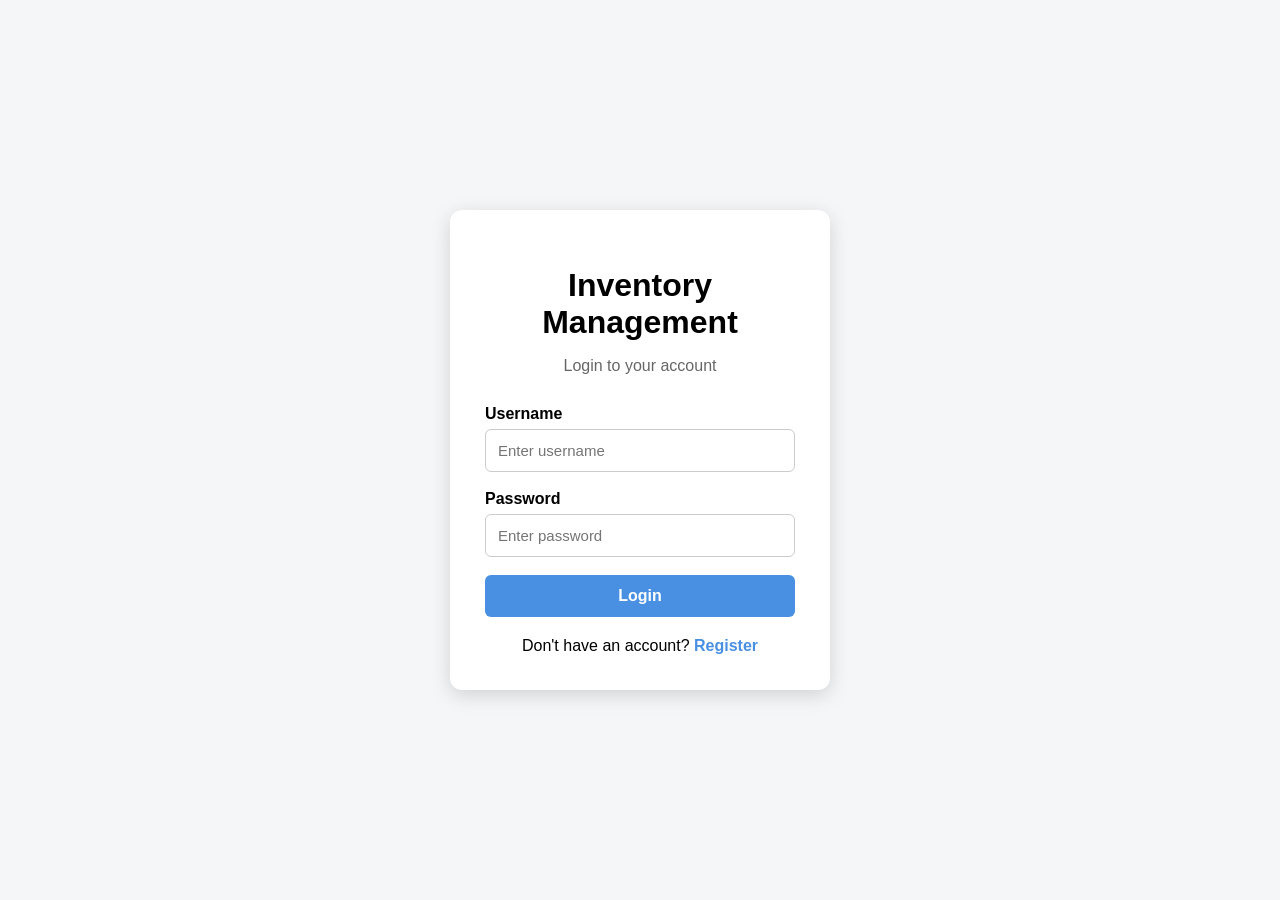
<file: templates/login.html>
<!DOCTYPE html>
<html lang="en">

<head>
    <meta charset="UTF-8">
    <meta name="viewport" content="width=device-width, initial-scale=1.0">

    <title>Login - Inventory Management System</title>

    <style>
        * {
            box-sizing: border-box;
        }

        body {
            margin: 0;
            font-family: Arial, sans-serif;
            background: #f4f6f8;
            display: flex;
            justify-content: center;
            align-items: center;
            min-height: 100vh;
        }

        .login-container {
            width: 380px;
            max-width: 95%;
            background: white;
            padding: 35px;
            border-radius: 12px;
            box-shadow: 0 5px 20px rgba(0, 0, 0, 0.15);
        }

        h1 {
            text-align: center;
            margin-bottom: 10px;
        }

        .subtitle {
            text-align: center;
            color: #666;
            margin-bottom: 30px;
        }

        label {
            display: block;
            margin-bottom: 6px;
            font-weight: bold;
        }

        input {
            width: 100%;
            padding: 12px;
            margin-bottom: 18px;
            border: 1px solid #ccc;
            border-radius: 6px;
            font-size: 15px;
        }

        input:focus {
            outline: none;
            border-color: #4a90e2;
        }

        button {
            width: 100%;
            padding: 12px;
            border: none;
            border-radius: 6px;
            background: #4a90e2;
            color: white;
            font-size: 16px;
            font-weight: bold;
            cursor: pointer;
        }

        button:hover {
            background: #357abd;
        }

        button:disabled {
            background: #9bbce3;
            cursor: not-allowed;
        }

        #message {
            text-align: center;
            margin-top: 15px;
            font-weight: bold;
        }

        .register-link {
            text-align: center;
            margin-top: 20px;
        }

        .register-link a {
            color: #4a90e2;
            text-decoration: none;
            font-weight: bold;
        }

        .register-link a:hover {
            text-decoration: underline;
        }
    </style>
</head>

<body>

    <div class="login-container">

        <h1>Inventory Management</h1>

        <p class="subtitle">Login to your account</p>

        <!-- LOGIN FORM -->

        <form id="loginForm">

            <label for="username">Username</label>

            <input
                type="text"
                id="username"
                name="username"
                placeholder="Enter username"
                autocomplete="username"
                required
            >

            <label for="password">Password</label>

            <input
                type="password"
                id="password"
                name="password"
                placeholder="Enter password"
                autocomplete="current-password"
                required
            >

            <button type="submit" id="loginButton">
                Login
            </button>

        </form>

        <p id="message" role="status" aria-live="polite"></p>

        <!-- REGISTER LINK -->

        <div class="register-link">
            Don't have an account?
            <a href="/register-page">Register</a>
        </div>

    </div>

    <script>
        const loginForm = document.getElementById("loginForm");
        const message = document.getElementById("message");
        const loginButton = document.getElementById("loginButton");

        loginForm.addEventListener("submit", async function (event) {
            event.preventDefault();

            const username = document.getElementById("username").value.trim();
            const password = document.getElementById("password").value;

            message.textContent = "";
            loginButton.disabled = true;
            loginButton.textContent = "Logging in...";

            const formData = new URLSearchParams();
            formData.append("username", username);
            formData.append("password", password);

            try {
                const response = await fetch("/login", {
                    method: "POST",
                    headers: {
                        "Content-Type": "application/x-www-form-urlencoded"
                    },
                    body: formData
                });

                const data = await response.json();

                if (!response.ok) {
                    message.style.color = "red";
                    message.textContent =
                        data.detail || "Invalid username or password.";
                    return;
                }

                if (!data.access_token) {
                    message.style.color = "red";
                    message.textContent = "Login token was not received.";
                    return;
                }

                // Store authentication information
                localStorage.setItem("access_token", data.access_token);
                localStorage.setItem("username", data.username || username);

                if (data.role) {
                    localStorage.setItem("role", data.role);
                } else {
                    localStorage.removeItem("role");
                }

                message.style.color = "green";
                message.textContent = "Login successful!";

                // Open the inventory page
                window.location.href = "/inventory";

            } catch (error) {
                console.error("Login error:", error);

                message.style.color = "red";
                message.textContent = "Unable to connect to server.";

            } finally {
                loginButton.disabled = false;
                loginButton.textContent = "Login";
            }
        });
    </script>

</body>
</html>
</file>
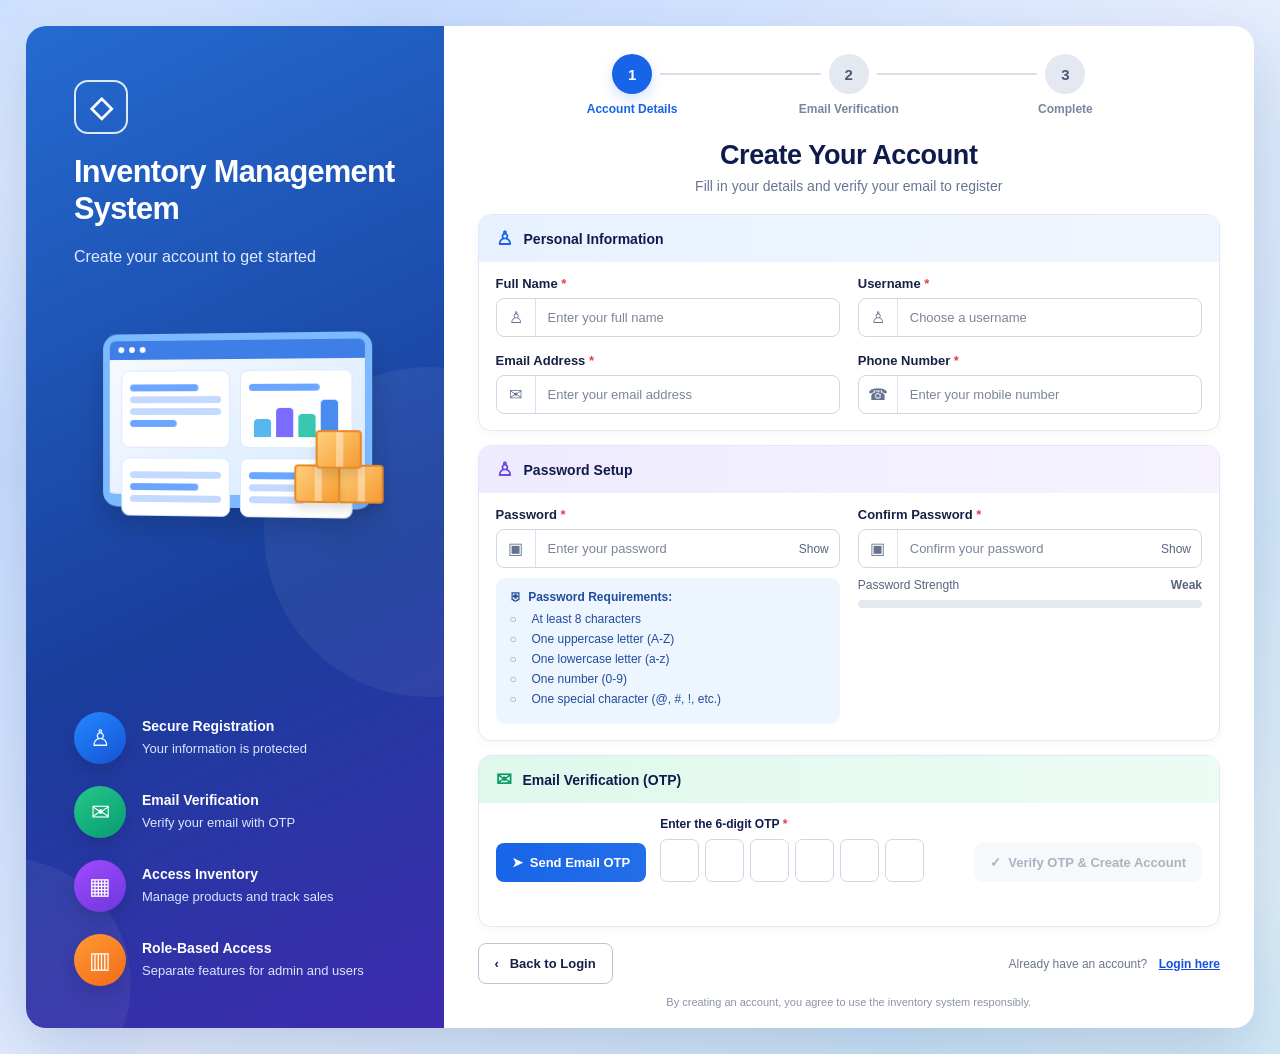
<file: templates/register.html>
<!DOCTYPE html>
<html lang="en">
<head>
    <meta charset="UTF-8">
    <meta name="viewport" content="width=device-width, initial-scale=1.0">
    <title>Create Account | Inventory Management System</title>
    <style>
        :root {
            --blue: #1764e8;
            --blue-dark: #173f9f;
            --navy: #101b4d;
            --muted: #687493;
            --border: #dce3f0;
            --panel: #f7f9ff;
            --green: #0b9b69;
        }

        * { box-sizing: border-box; }

        body {
            margin: 0;
            min-height: 100vh;
            padding: 26px;
            display: flex;
            align-items: center;
            justify-content: center;
            background:
                radial-gradient(circle at 8% 15%, rgba(255,255,255,.65), transparent 22%),
                radial-gradient(circle at 94% 82%, rgba(255,255,255,.55), transparent 24%),
                linear-gradient(135deg, #b8d5ff 0%, #e7efff 52%, #c4e5f5 100%);
            color: var(--navy);
            font-family: Inter, "Segoe UI", Arial, sans-serif;
        }

        .register-shell {
            width: min(1250px, 100%);
            min-height: 760px;
            display: grid;
            grid-template-columns: 34% 66%;
            overflow: hidden;
            border-radius: 20px;
            background: #fff;
            box-shadow: 0 24px 70px rgba(31, 63, 130, .22);
        }

        .welcome-panel {
            position: relative;
            overflow: hidden;
            padding: 54px 48px 42px;
            color: #fff;
            background: linear-gradient(155deg, #246bd0 0%, #193e9c 57%, #3f2baf 100%);
            display: flex;
            flex-direction: column;
        }

        .welcome-panel::before,
        .welcome-panel::after {
            content: "";
            position: absolute;
            border-radius: 50%;
            background: rgba(255,255,255,.055);
            pointer-events: none;
        }
        .welcome-panel::before { width: 330px; height: 330px; right: -150px; top: 34%; }
        .welcome-panel::after { width: 250px; height: 250px; left: -145px; bottom: -80px; }

        .brand-icon {
            width: 54px;
            height: 54px;
            display: grid;
            place-items: center;
            margin-bottom: 20px;
            border: 2px solid rgba(255,255,255,.85);
            border-radius: 14px;
            font-size: 29px;
            font-weight: 700;
        }

        .welcome-panel h1 {
            max-width: 360px;
            margin: 0;
            font-size: clamp(27px, 2.4vw, 35px);
            line-height: 1.2;
            letter-spacing: -.7px;
        }

        .welcome-subtitle {
            margin: 16px 0 0;
            color: #e0eaff;
            font-size: 16px;
            line-height: 1.6;
        }

        .illustration {
            position: relative;
            z-index: 1;
            min-height: 230px;
            margin: 36px 0 28px;
            display: flex;
            align-items: center;
            justify-content: center;
        }

        .dashboard-art {
            position: relative;
            width: 270px;
            height: 175px;
            border: 7px solid #7cb9ff;
            border-bottom-width: 13px;
            border-radius: 15px;
            background: linear-gradient(145deg, #f8fbff, #d7e9ff);
            box-shadow: 0 18px 30px rgba(0,0,0,.18);
            transform: perspective(600px) rotateY(-5deg);
        }
        .dashboard-art::before {
            content: "";
            position: absolute;
            left: 0; right: 0; top: 0;
            height: 19px;
            background: #3f7de7;
            border-radius: 6px 6px 0 0;
        }
        .window-dots {
            position: absolute;
            z-index: 2;
            top: 6px; left: 9px;
            display: flex; gap: 5px;
        }
        .window-dots span { width: 6px; height: 6px; border-radius: 50%; background: #fff; }
        .art-grid {
            position: absolute;
            inset: 30px 12px 12px;
            display: grid;
            grid-template-columns: 1fr 1fr;
            gap: 10px;
        }
        .art-card {
            border-radius: 8px;
            background: #fff;
            border: 1px solid #dce8ff;
            padding: 8px;
        }
        .art-line { height: 7px; margin: 5px 0; border-radius: 5px; background: #c4d9ff; }
        .art-line.blue { background: #6aa5ff; width: 75%; }
        .art-bars { height: 43px; display: flex; align-items: end; gap: 5px; padding: 2px 5px; }
        .art-bars span { flex: 1; border-radius: 4px 4px 0 0; background: #59b7ef; }
        .art-bars span:nth-child(1) { height: 45%; }
        .art-bars span:nth-child(2) { height: 75%; background: #7b6cff; }
        .art-bars span:nth-child(3) { height: 58%; background: #38c7b0; }
        .art-bars span:nth-child(4) { height: 95%; background: #498cf0; }
        .box-stack {
            position: absolute;
            right: -18px;
            bottom: -7px;
            width: 100px;
            height: 72px;
        }
        .box-stack span {
            position: absolute;
            width: 45px; height: 38px;
            background: linear-gradient(135deg, #ffcf7b, #f49b32);
            border: 2px solid #e88a27;
            border-radius: 4px;
            box-shadow: 0 6px 10px rgba(0,0,0,.12);
        }
        .box-stack span::after { content: ""; position: absolute; top: 0; bottom: 0; left: 18px; width: 7px; background: rgba(255,255,255,.4); }
        .box-stack span:nth-child(1) { right: 0; bottom: 0; }
        .box-stack span:nth-child(2) { right: 42px; bottom: 0; }
        .box-stack span:nth-child(3) { right: 21px; bottom: 34px; }

        .benefits { position: relative; z-index: 1; display: grid; gap: 22px; margin-top: auto; }
        .benefit { display: flex; align-items: center; gap: 16px; }
        .benefit-icon {
            flex: 0 0 52px;
            height: 52px;
            display: grid;
            place-items: center;
            border-radius: 50%;
            font-size: 23px;
            background: linear-gradient(145deg, #2388ff, #1553d5);
            box-shadow: 0 8px 18px rgba(0,0,0,.12);
        }
        .benefit:nth-child(2) .benefit-icon { background: linear-gradient(145deg, #26c88a, #079b70); }
        .benefit:nth-child(3) .benefit-icon { background: linear-gradient(145deg, #a14bff, #6d36dc); }
        .benefit:nth-child(4) .benefit-icon { background: linear-gradient(145deg, #ff9a34, #f26b19); }
        .benefit strong { display: block; font-size: 14px; margin-bottom: 5px; }
        .benefit span:last-child { color: #dbe6ff; font-size: 13px; line-height: 1.4; }

        .form-panel { padding: 28px 34px 20px; min-width: 0; }
        .progress {
            display: grid;
            grid-template-columns: 1fr 1fr 1fr;
            max-width: 650px;
            margin: 0 auto 24px;
        }
        .progress-step { position: relative; text-align: center; color: #7b849f; font-size: 12px; font-weight: 600; }
        .progress-step:not(:last-child)::after {
            content: "";
            position: absolute;
            height: 2px;
            background: #d8deea;
            left: calc(50% + 28px);
            right: calc(-50% + 28px);
            top: 19px;
        }
        .step-number {
            position: relative;
            z-index: 1;
            width: 40px; height: 40px;
            display: grid;
            place-items: center;
            margin: 0 auto 8px;
            border-radius: 50%;
            background: #e4e8f1;
            color: #4e5874;
            font-size: 15px;
        }
        .progress-step.active { color: var(--blue); }
        .progress-step.active .step-number { background: var(--blue); color: white; box-shadow: 0 5px 14px #1764e833; }
        .progress-step.done .step-number { background: #d8f8e9; color: #087d55; }
        .form-heading { text-align: center; margin-bottom: 20px; }
        .form-heading h2 { font-size: 27px; margin: 0 0 7px; letter-spacing: -.4px; }
        .form-heading p { margin: 0; color: var(--muted); font-size: 14px; }

        .section-card {
            margin-bottom: 14px;
            border: 1px solid #e1e8f5;
            border-radius: 13px;
            overflow: hidden;
            box-shadow: 0 3px 9px rgba(42, 76, 140, .04);
        }
        .section-title {
            display: flex;
            align-items: center;
            gap: 11px;
            padding: 12px 17px;
            font-size: 14px;
            font-weight: 750;
            background: linear-gradient(90deg, #e8f2ff, #f0f6ff);
        }
        .section-title .section-symbol { font-size: 19px; color: var(--blue); }
        .password-section .section-title { background: linear-gradient(90deg, #eeebff, #f6f3ff); }
        .password-section .section-symbol { color: #6846e8; }
        .otp-section .section-title { background: linear-gradient(90deg, #dff8ec, #ecfcf4); }
        .otp-section .section-symbol { color: var(--green); }
        .section-body { padding: 14px 17px 16px; }
        .field-grid { display: grid; grid-template-columns: 1fr 1fr; gap: 16px 18px; }
        .field { min-width: 0; }
        .field label { display: block; margin-bottom: 7px; font-size: 13px; font-weight: 650; color: #172144; }
        .required { color: #e23c4b; }
        .input-wrap { display: flex; align-items: center; min-width: 0; border: 1px solid #cfd7e6; border-radius: 8px; background: #fff; transition: border .18s, box-shadow .18s; }
        .input-wrap:focus-within { border-color: #4384f5; box-shadow: 0 0 0 3px #4384f51c; }
        .input-icon { width: 39px; align-self: stretch; display: grid; place-items: center; flex: 0 0 39px; border-right: 1px solid #dce2ed; color: #66738f; font-size: 16px; }
        .input-wrap input { width: 100%; min-width: 0; padding: 11px 12px; border: 0; outline: 0; background: transparent; color: #152044; font: inherit; font-size: 13px; }
        .input-wrap input::placeholder { color: #7b849a; }
        .show-password { border: 0; background: transparent; color: #586582; padding: 8px 10px; cursor: pointer; font-size: 12px; }
        .password-details { display: grid; grid-template-columns: 1fr 1fr; gap: 18px; margin-top: 10px; }
        .requirements { border-radius: 9px; padding: 12px 14px; background: #edf5ff; color: #214c9e; font-size: 12px; }
        .requirements-title { font-weight: 750; margin-bottom: 8px; }
        .requirement { display: flex; gap: 9px; align-items: center; margin: 6px 0; }
        .requirement .check { width: 13px; font-weight: 800; color: #8995b0; }
        .requirement.valid .check { color: #079968; }
        .strength-head { display: flex; justify-content: space-between; color: #59637e; font-size: 12px; margin-bottom: 8px; }
        .strength-track { height: 8px; border-radius: 99px; overflow: hidden; background: #e4e8f0; }
        .strength-fill { width: 0; height: 100%; border-radius: inherit; background: #e45a65; transition: width .2s; }
        .password-match { margin-top: 8px; min-height: 16px; font-size: 12px; color: #d33c4b; }

        .otp-controls { display: grid; grid-template-columns: auto 1fr auto; gap: 14px; align-items: end; }
        .btn { display: inline-flex; align-items: center; justify-content: center; gap: 8px; border: 0; border-radius: 8px; padding: 12px 16px; font-weight: 700; font-size: 13px; cursor: pointer; transition: transform .15s, box-shadow .15s, opacity .15s; }
        .btn:hover:not(:disabled) { transform: translateY(-1px); box-shadow: 0 6px 15px rgba(23,100,232,.18); }
        .btn:disabled { cursor: not-allowed; opacity: .48; }
        .btn-primary { background: linear-gradient(100deg, #1764e8, #236fe9); color: white; }
        .btn-light { color: #52607c; background: #f0f2f7; }
        .otp-label { display: block; font-size: 12px; font-weight: 700; margin-bottom: 8px; }
        .otp-inputs { display: flex; gap: 6px; }
        .otp-inputs input { width: 39px; height: 43px; border: 1px solid #cfd7e6; border-radius: 7px; text-align: center; font-size: 18px; font-weight: 700; color: #16234b; outline: none; }
        .otp-inputs input:focus { border-color: var(--blue); box-shadow: 0 0 0 3px #1764e81a; }
        .status-message { min-height: 18px; margin: 10px 0 0; font-size: 12px; line-height: 1.45; }
        .status-message.error { color: #c72f42; }
        .status-message.success { color: #087f58; }
        .status-message.info { color: #53617e; }
        .form-footer { display: flex; align-items: center; justify-content: space-between; gap: 12px; padding-top: 2px; }
        .btn-back { border: 1px solid #bac5d9; color: #172144; background: #fff; }
        .login-note { font-size: 12px; color: #6d7690; text-align: right; }
        .login-note a { color: #154ee2; font-weight: 700; margin-left: 8px; }
        a { text-decoration: underline; }
        .fine-print { margin: 12px 0 0; text-align: center; color: #8a93a8; font-size: 11px; }

        @media (max-width: 1050px) {
            body { padding: 16px; align-items: flex-start; }
            .register-shell { grid-template-columns: 30% 70%; }
            .welcome-panel { padding: 38px 25px; }
            .form-panel { padding: 24px 22px 18px; }
            .otp-controls { grid-template-columns: 1fr; }
            .otp-controls .btn { width: 100%; }
            .otp-inputs { justify-content: flex-start; }
        }
        @media (max-width: 760px) {
            body { padding: 0; background: #edf3ff; }
            .register-shell { display: block; border-radius: 0; min-height: 100vh; }
            .welcome-panel { padding: 25px 24px; }
            .brand-icon { width: 43px; height: 43px; font-size: 23px; margin-bottom: 12px; }
            .welcome-panel h1 { font-size: 25px; }
            .welcome-subtitle { margin-top: 8px; }
            .illustration { min-height: 150px; margin: 20px 0; transform: scale(.82); }
            .benefits { grid-template-columns: 1fr 1fr; gap: 15px; margin-top: 0; }
            .benefit { gap: 10px; align-items: flex-start; }
            .benefit-icon { flex-basis: 40px; height: 40px; font-size: 18px; }
            .benefit strong { font-size: 12px; }
            .benefit span:last-child { font-size: 11px; }
            .form-panel { padding: 23px 16px; }
            .form-heading h2 { font-size: 24px; }
            .field-grid, .password-details { grid-template-columns: 1fr; gap: 14px; }
            .otp-inputs { gap: 7px; }
            .otp-inputs input { width: min(12vw, 43px); height: 43px; }
            .form-footer { align-items: flex-start; flex-direction: column; }
            .login-note { text-align: left; }
        }
    </style>
</head>
<body>
    <main class="register-shell">
        <aside class="welcome-panel">
            <div class="brand-icon" aria-hidden="true">◇</div>
            <h1>Inventory Management System</h1>
            <p class="welcome-subtitle">Create your account to get started</p>

            <div class="illustration" aria-hidden="true">
                <div class="dashboard-art">
                    <div class="window-dots"><span></span><span></span><span></span></div>
                    <div class="art-grid">
                        <div class="art-card">
                            <div class="art-line blue"></div><div class="art-line"></div><div class="art-line"></div>
                            <div class="art-line blue" style="width:52%"></div>
                        </div>
                        <div class="art-card"><div class="art-line blue"></div><div class="art-bars"><span></span><span></span><span></span><span></span></div></div>
                        <div class="art-card"><div class="art-line"></div><div class="art-line blue"></div><div class="art-line"></div></div>
                        <div class="art-card"><div class="art-line blue"></div><div class="art-line"></div><div class="art-line" style="width:60%"></div></div>
                    </div>
                    <div class="box-stack"><span></span><span></span><span></span></div>
                </div>
            </div>

            <div class="benefits">
                <div class="benefit">
                    <div class="benefit-icon">♙</div>
                    <div><strong>Secure Registration</strong><span>Your information is protected</span></div>
                </div>
                <div class="benefit">
                    <div class="benefit-icon">✉</div>
                    <div><strong>Email Verification</strong><span>Verify your email with OTP</span></div>
                </div>
                <div class="benefit">
                    <div class="benefit-icon">▦</div>
                    <div><strong>Access Inventory</strong><span>Manage products and track sales</span></div>
                </div>
                <div class="benefit">
                    <div class="benefit-icon">▥</div>
                    <div><strong>Role-Based Access</strong><span>Separate features for admin and users</span></div>
                </div>
            </div>
        </aside>

        <section class="form-panel">
            <div class="progress" aria-label="Registration progress">
                <div class="progress-step active" id="step1"><div class="step-number">1</div><span>Account Details</span></div>
                <div class="progress-step" id="step2"><div class="step-number">2</div><span>Email Verification</span></div>
                <div class="progress-step" id="step3"><div class="step-number">3</div><span>Complete</span></div>
            </div>

            <header class="form-heading">
                <h2>Create Your Account</h2>
                <p>Fill in your details and verify your email to register</p>
            </header>

            <form id="registerForm" novalidate>
                <section class="section-card">
                    <div class="section-title"><span class="section-symbol">♙</span>Personal Information</div>
                    <div class="section-body">
                        <div class="field-grid">
                            <div class="field">
                                <label for="fullName">Full Name <span class="required">*</span></label>
                                <div class="input-wrap"><span class="input-icon">♙</span><input id="fullName" name="full_name" type="text" placeholder="Enter your full name" autocomplete="name" maxlength="100" required></div>
                            </div>
                            <div class="field">
                                <label for="registerUsername">Username <span class="required">*</span></label>
                                <div class="input-wrap"><span class="input-icon">♙</span><input id="registerUsername" name="username" type="text" placeholder="Choose a username" autocomplete="username" maxlength="50" required></div>
                            </div>
                            <div class="field">
                                <label for="registerEmail">Email Address <span class="required">*</span></label>
                                <div class="input-wrap"><span class="input-icon">✉</span><input id="registerEmail" name="email" type="email" placeholder="Enter your email address" autocomplete="email" maxlength="255" required></div>
                            </div>
                            <div class="field">
                                <label for="registerPhone">Phone Number <span class="required">*</span></label>
                                <div class="input-wrap"><span class="input-icon">☎</span><input id="registerPhone" name="phone" type="tel" placeholder="Enter your mobile number" autocomplete="tel" inputmode="tel" maxlength="20" required></div>
                            </div>
                        </div>
                    </div>
                </section>

                <section class="section-card password-section">
                    <div class="section-title"><span class="section-symbol">♙</span>Password Setup</div>
                    <div class="section-body">
                        <div class="field-grid">
                            <div class="field">
                                <label for="registerPassword">Password <span class="required">*</span></label>
                                <div class="input-wrap"><span class="input-icon">▣</span><input id="registerPassword" name="password" type="password" placeholder="Enter your password" autocomplete="new-password" required><button class="show-password" type="button" data-toggle="registerPassword">Show</button></div>
                            </div>
                            <div class="field">
                                <label for="confirmPassword">Confirm Password <span class="required">*</span></label>
                                <div class="input-wrap"><span class="input-icon">▣</span><input id="confirmPassword" name="confirm_password" type="password" placeholder="Confirm your password" autocomplete="new-password" required><button class="show-password" type="button" data-toggle="confirmPassword">Show</button></div>
                            </div>
                        </div>
                        <div class="password-details">
                            <div class="requirements">
                                <div class="requirements-title">⛨ &nbsp;Password Requirements:</div>
                                <div class="requirement" id="reqLength"><span class="check">○</span><span>At least 8 characters</span></div>
                                <div class="requirement" id="reqUpper"><span class="check">○</span><span>One uppercase letter (A-Z)</span></div>
                                <div class="requirement" id="reqLower"><span class="check">○</span><span>One lowercase letter (a-z)</span></div>
                                <div class="requirement" id="reqNumber"><span class="check">○</span><span>One number (0-9)</span></div>
                                <div class="requirement" id="reqSpecial"><span class="check">○</span><span>One special character (@, #, !, etc.)</span></div>
                            </div>
                            <div>
                                <div class="strength-head"><span>Password Strength</span><strong id="strengthLabel">Weak</strong></div>
                                <div class="strength-track"><div class="strength-fill" id="strengthFill"></div></div>
                                <div id="passwordMatch" class="password-match" aria-live="polite"></div>
                            </div>
                        </div>
                    </div>
                </section>

                <section class="section-card otp-section">
                    <div class="section-title"><span class="section-symbol">✉</span>Email Verification (OTP)</div>
                    <div class="section-body">
                        <div class="otp-controls">
                            <button type="button" class="btn btn-primary" id="sendOtpButton">➤ &nbsp;Send Email OTP</button>
                            <div>
                                <label class="otp-label" for="otp1">Enter the 6-digit OTP <span class="required">*</span></label>
                                <div class="otp-inputs" aria-label="Six digit email verification code">
                                    <input id="otp1" class="otp-digit" inputmode="numeric" autocomplete="one-time-code" maxlength="1" aria-label="OTP digit 1" required>
                                    <input class="otp-digit" inputmode="numeric" maxlength="1" aria-label="OTP digit 2" required>
                                    <input class="otp-digit" inputmode="numeric" maxlength="1" aria-label="OTP digit 3" required>
                                    <input class="otp-digit" inputmode="numeric" maxlength="1" aria-label="OTP digit 4" required>
                                    <input class="otp-digit" inputmode="numeric" maxlength="1" aria-label="OTP digit 5" required>
                                    <input class="otp-digit" inputmode="numeric" maxlength="1" aria-label="OTP digit 6" required>
                                </div>
                            </div>
                            <button type="submit" class="btn btn-light" id="verifyOtpButton" disabled>✓ &nbsp;Verify OTP &amp; Create Account</button>
                        </div>
                        <p id="registerMessage" class="status-message" role="status" aria-live="polite"></p>
                    </div>
                </section>
            </form>

            <footer class="form-footer">
                <button type="button" class="btn btn-back" id="backToLoginButton">‹ &nbsp; Back to Login</button>
                <div class="login-note">Already have an account? <a href="/login-page">Login here</a></div>
            </footer>
            <p class="fine-print">By creating an account, you agree to use the inventory system responsibly.</p>
        </section>
    </main>

    <script>
        const form = document.getElementById("registerForm");
        const passwordInput = document.getElementById("registerPassword");
        const confirmInput = document.getElementById("confirmPassword");
        const emailInput = document.getElementById("registerEmail");
        const sendOtpButton = document.getElementById("sendOtpButton");
        const verifyOtpButton = document.getElementById("verifyOtpButton");
        const message = document.getElementById("registerMessage");
        const otpInputs = Array.from(document.querySelectorAll(".otp-digit"));
        let otpSent = false;

        function showMessage(text, type = "info") {
            message.textContent = text;
            message.className = "status-message " + type;
        }

        function passwordChecks(password) {
            return {
                length: password.length >= 8,
                upper: /[A-Z]/.test(password),
                lower: /[a-z]/.test(password),
                number: /[0-9]/.test(password),
                special: /[^A-Za-z0-9]/.test(password)
            };
        }

        function updatePasswordUI() {
            const checks = passwordChecks(passwordInput.value);
            const ids = {
                length: "reqLength",
                upper: "reqUpper",
                lower: "reqLower",
                number: "reqNumber",
                special: "reqSpecial"
            };

            Object.entries(ids).forEach(([key, id]) => {
                const item = document.getElementById(id);
                item.classList.toggle("valid", checks[key]);
                item.querySelector(".check").textContent = checks[key] ? "✓" : "○";
            });

            const score = Object.values(checks).filter(Boolean).length;
            const fill = document.getElementById("strengthFill");
            const label = document.getElementById("strengthLabel");
            const strengths = [
                { text: "Weak", width: "15%", color: "#e45a65" },
                { text: "Weak", width: "30%", color: "#e45a65" },
                { text: "Fair", width: "50%", color: "#e5a32b" },
                { text: "Good", width: "70%", color: "#3b91d8" },
                { text: "Strong", width: "85%", color: "#15a578" },
                { text: "Very strong", width: "100%", color: "#07865d" }
            ];
            fill.style.width = passwordInput.value ? strengths[score].width : "0";
            fill.style.background = strengths[score].color;
            label.textContent = passwordInput.value ? strengths[score].text : "Weak";

            const match = document.getElementById("passwordMatch");
            if (!confirmInput.value) {
                match.textContent = "";
            } else if (passwordInput.value === confirmInput.value) {
                match.textContent = "✓ Passwords match";
                match.style.color = "#087f58";
            } else {
                match.textContent = "Passwords do not match";
                match.style.color = "#c72f42";
            }
            verifyOtpButton.disabled = !otpSent || otpInputs.some(input => !input.value);
        }

        passwordInput.addEventListener("input", updatePasswordUI);
        confirmInput.addEventListener("input", updatePasswordUI);

        document.querySelectorAll("[data-toggle]").forEach(button => {
            button.addEventListener("click", () => {
                const input = document.getElementById(button.dataset.toggle);
                const show = input.type === "password";
                input.type = show ? "text" : "password";
                button.textContent = show ? "Hide" : "Show";
            });
        });

        otpInputs.forEach((input, index) => {
            input.addEventListener("input", () => {
                input.value = input.value.replace(/\D/g, "").slice(-1);
                if (input.value && index < otpInputs.length - 1) otpInputs[index + 1].focus();
                updatePasswordUI();
            });
            input.addEventListener("keydown", event => {
                if (event.key === "Backspace" && !input.value && index > 0) otpInputs[index - 1].focus();
                if (event.key === "ArrowLeft" && index > 0) otpInputs[index - 1].focus();
                if (event.key === "ArrowRight" && index < otpInputs.length - 1) otpInputs[index + 1].focus();
            });
            input.addEventListener("paste", event => {
                const pasted = (event.clipboardData || window.clipboardData).getData("text").replace(/\D/g, "").slice(0, 6);
                if (!pasted) return;
                event.preventDefault();
                pasted.split("").forEach((digit, i) => { if (otpInputs[i]) otpInputs[i].value = digit; });
                otpInputs[Math.min(pasted.length, 5)].focus();
                updatePasswordUI();
            });
        });

        function getRegistrationData() {
            return {
                full_name: document.getElementById("fullName").value.trim(),
                username: document.getElementById("registerUsername").value.trim(),
                email: emailInput.value.trim(),
                phone: document.getElementById("registerPhone").value.trim(),
                password: passwordInput.value
            };
        }

        
function validateDetails() {
    // Validate only registration fields, not the OTP boxes.
    const registrationFields = [
        document.getElementById("fullName"),
        document.getElementById("registerUsername"),
        document.getElementById("registerEmail"),
        document.getElementById("registerPhone"),
        document.getElementById("registerPassword"),
        document.getElementById("confirmPassword")
    ];

    for (const field of registrationFields) {
        if (!field.checkValidity()) {
            field.reportValidity();
            return false;
        }
    }

    const data = getRegistrationData();

    if (!/^[A-Za-z0-9_.-]{3,50}$/.test(data.username)) {
        showMessage(
            "Username must be 3–50 characters and use letters, numbers, dots, underscores, or hyphens.",
            "error"
        );
        return false;
    }

    if (!/^[0-9+() -]{7,20}$/.test(data.phone)) {
        showMessage("Please enter a valid phone number.", "error");
        return false;
    }

    const checks = passwordChecks(data.password);

    if (!Object.values(checks).every(Boolean)) {
        showMessage("Please meet all password requirements.", "error");
        return false;
    }

    if (data.password !== confirmInput.value) {
        showMessage("Passwords do not match.", "error");
        return false;
    }

    return true;
}



        async function readResponse(response) {
            const data = await response.json().catch(() => ({}));
            if (!response.ok) {
                const detail = typeof data.detail === "string" ? data.detail : "Request failed. Please try again.";
                throw new Error(detail);
            }
            return data;
        }

        sendOtpButton.addEventListener("click", async () => {
            if (!validateDetails()) return;
            const originalText = sendOtpButton.textContent;
            sendOtpButton.disabled = true;
            sendOtpButton.textContent = "Sending OTP...";
            showMessage("Sending a verification code to your email...", "info");

            try {
                const response = await fetch("/register/send-otp", {
                    method: "POST",
                    headers: { "Content-Type": "application/json" },
                    body: JSON.stringify(getRegistrationData())
                });
                const data = await readResponse(response);
                otpSent = true;
                document.getElementById("step2").classList.add("active");
                document.getElementById("step1").classList.add("done");
                showMessage(data.message || "OTP sent. Please check your email. The code expires in 5 minutes.", "success");
                otpInputs[0].focus();
            } catch (error) {
                showMessage(error.message || "Unable to send OTP. Please try again.", "error");
            } finally {
                sendOtpButton.disabled = false;
                sendOtpButton.textContent = originalText;
                updatePasswordUI();
            }
        });

        form.addEventListener("submit", async event => {
            event.preventDefault();
            if (!validateDetails()) return;
            if (!otpSent) {
                showMessage("Please send an email OTP first.", "error");
                return;
            }
            const otp = otpInputs.map(input => input.value).join("");
            if (!/^\d{6}$/.test(otp)) {
                showMessage("Enter the complete six-digit OTP.", "error");
                return;
            }

            verifyOtpButton.disabled = true;
            verifyOtpButton.textContent = "Verifying...";
            showMessage("Verifying OTP and creating your account...", "info");

            try {
                const data = getRegistrationData();
                const response = await fetch("/register/verify-otp", {
                    method: "POST",
                    headers: { "Content-Type": "application/json" },
                    body: JSON.stringify({ email: data.email, otp: otp })
                });
                const result = await readResponse(response);
                document.getElementById("step2").classList.add("done");
                document.getElementById("step3").classList.add("active");
                document.querySelector("#step3 .step-number").textContent = "✓";
                showMessage(result.message || "Registration successful! You can now log in.", "success");
                form.reset();
                otpSent = false;
                otpInputs.forEach(input => input.value = "");
                updatePasswordUI();
                setTimeout(() => { window.location.href = "/login-page"; }, 1400);
            } catch (error) {
                showMessage(error.message || "OTP verification failed. Please check the code and try again.", "error");
                verifyOtpButton.disabled = false;
            } finally {
                verifyOtpButton.textContent = "✓  Verify OTP & Create Account";
            }
        });

        document.getElementById("backToLoginButton").addEventListener("click", () => {
            window.location.href = "/login-page";
        });

        emailInput.addEventListener("input", () => {
            if (otpSent) {
                otpSent = false;
                otpInputs.forEach(input => input.value = "");
                showMessage("Email changed. Send a new OTP to verify this address.", "info");
                updatePasswordUI();
            }
        });
    </script>
</body>
</html>
</file>
